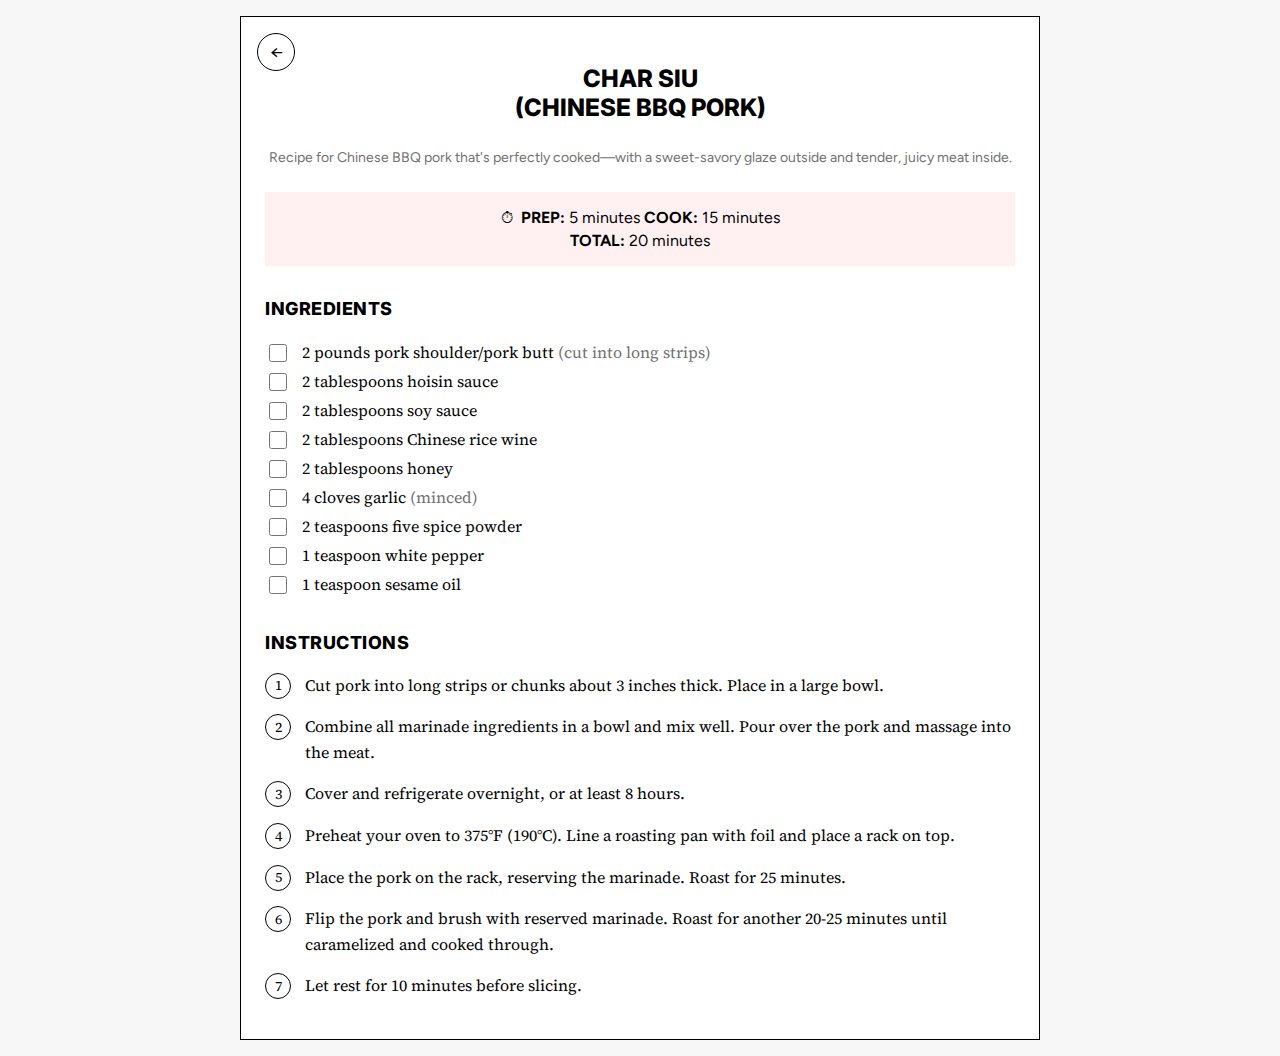
<file: recipes/char-siu.html>
<!DOCTYPE html>
<html lang="en">
<head>
    <meta charset="UTF-8">
    <meta name="viewport" content="width=device-width, initial-scale=1.0, maximum-scale=1.0">
    <title>Char Siu Recipe - Homecook Josh</title>
    <style>
        body {
            margin: 0;
            padding: 0;
            background: #f7f7f7;
            font-family: 'Figtree', sans-serif;
        }

        main {
            padding: 16px;
            max-width: 800px;
            margin: 0 auto;
        }

        .back-button {
            position: absolute;
            top: 16px;
            left: 16px;
            width: 36px;
            height: 36px;
            border-radius: 50%;
            background: white;
            border: 1px solid black;
            display: flex;
            align-items: center;
            justify-content: center;
            cursor: pointer;
            text-decoration: none;
            color: black;
            font-size: 18px;
        }

        .back-button:hover {
            background: #f5f5f5;
        }

        .recipe-article {
            background: white;
            padding: 24px;
            border: 1px solid black;
            position: relative;
            width: 100%;
            box-sizing: border-box;
        }

        .recipe-title {
            font-size: 28px;
            font-weight: 800;
            margin-bottom: 24px;
            text-align: center;
        }

        .recipe-description {
            font-size: 14px;
            line-height: 1.5;
            margin-bottom: 24px;
            text-align: center;
            color: #717171;
        }

        .time-bar {
            background: #fff1f1;
            padding: 16px;
            margin: 24px 0;
            text-align: center;
            width: 100%;
            box-sizing: border-box;
        }

        .time-row {
            margin-bottom: 4px;
        }

        .clock-icon {
            margin-right: 4px;
        }

        .time-bar em {
            font-style: normal;
            font-weight: normal;
        }

        .time-bar strong {
            font-weight: 700;
        }

        .recipe-section {
            margin-top: 32px;
        }

        .section-title {
            font-family: 'Inter', sans-serif;
            font-size: 18px;
            font-weight: 800;
            margin-bottom: 20px;
            text-transform: uppercase;
            letter-spacing: 0.5px;
        }

        .ingredients-list {
            font-family: 'Source Serif Pro', serif;
            list-style: none;
            padding: 0;
            margin: 0;
        }

        .ingredients-list li {
            padding: 3px 0;
            display: flex;
            align-items: flex-start;
            gap: 12px;
            font-size: 16px;
            line-height: 1.3;
        }

        .ingredients-list input[type="checkbox"] {
            margin-top: 2px;
            width: 18px;
            height: 18px;
        }

        .ingredients-list label {
            cursor: pointer;
            flex: 1;
        }

        .ingredients-list em {
            font-style: normal;
            color: #717171;
        }

        .instructions-list {
            font-family: 'Source Serif Pro', serif;
            padding-left: 0;
            list-style: none;
            counter-reset: instructions;
        }

        .instructions-list li {
            position: relative;
            padding-left: 40px;
            margin-bottom: 16px;
            line-height: 1.6;
        }

        .instructions-list li::before {
            counter-increment: instructions;
            content: counter(instructions);
            position: absolute;
            left: 0;
            top: 0;
            width: 24px;
            height: 24px;
            border: 1px solid #000;
            border-radius: 50%;
            display: flex;
            align-items: center;
            justify-content: center;
            font-size: 14px;
        }

        .note {
            color: #717171;
        }

        @media (max-width: 768px) {
            main {
                padding: 16px;
            }

            .recipe-article {
                padding: 16px;
            }

            .recipe-title {
                font-size: 24px;
            }

            .back-button {
                top: 12px;
                left: 12px;
            }

            .recipe-header {
                margin-top: 24px;
            }
        }

        .recipe-header {
            text-align: center;
            margin-bottom: 24px;
            margin-top: 24px;
        }

        .recipe-title {
            font-size: 24px;
            line-height: 1.2;
            font-family: 'Inter', sans-serif;
            font-weight: 800;
        }
    </style>
    <link href="https://fonts.googleapis.com/css2?family=Figtree:wght@400;500;600;700;800&display=swap" rel="stylesheet">
    <link href="https://fonts.googleapis.com/css2?family=Inter:wght@800&family=Source+Serif+Pro:wght@400;600&display=swap" rel="stylesheet">
</head>
<body>
    <main>
        <article class="recipe-article">
            <a href="/homecookjosh/" class="back-button">
                ←
            </a>
            
            <div class="recipe-header">
                <h1 class="recipe-title">CHAR SIU<br>(CHINESE BBQ PORK)</h1>
            </div>

            <p class="recipe-description">Recipe for Chinese BBQ pork that's perfectly cooked—with a sweet-savory glaze outside and tender, juicy meat inside.</p>
            
            <div class="time-bar">
                <div class="time-row">
                    <span class="clock-icon">⏱</span> <strong>PREP:</strong> <em>5 minutes</em> <strong>COOK:</strong> <em>15 minutes</em>
                </div>
                <div class="time-total">
                    <strong>TOTAL:</strong> <em>20 minutes</em>
                </div>
            </div>

            <section class="recipe-section">
                <h2 class="section-title">INGREDIENTS</h2>
                <ul class="ingredients-list">
                    <li>
                        <input type="checkbox" id="ing1">
                        <label for="ing1">2 pounds pork shoulder/pork butt <span class="note">(cut into long strips)</span></label>
                    </li>
                    <li>
                        <input type="checkbox" id="ing2">
                        <label for="ing2">2 tablespoons hoisin sauce</label>
                    </li>
                    <li>
                        <input type="checkbox" id="ing3">
                        <label for="ing3">2 tablespoons soy sauce</label>
                    </li>
                    <li>
                        <input type="checkbox" id="ing4">
                        <label for="ing4">2 tablespoons Chinese rice wine</label>
                    </li>
                    <li>
                        <input type="checkbox" id="ing5">
                        <label for="ing5">2 tablespoons honey</label>
                    </li>
                    <li>
                        <input type="checkbox" id="ing6">
                        <label for="ing6">4 cloves garlic <span class="note">(minced)</span></label>
                    </li>
                    <li>
                        <input type="checkbox" id="ing7">
                        <label for="ing7">2 teaspoons five spice powder</label>
                    </li>
                    <li>
                        <input type="checkbox" id="ing8">
                        <label for="ing8">1 teaspoon white pepper</label>
                    </li>
                    <li>
                        <input type="checkbox" id="ing9">
                        <label for="ing9">1 teaspoon sesame oil</label>
                    </li>
                </ul>
            </section>

            <section class="recipe-section">
                <h2 class="section-title">INSTRUCTIONS</h2>
                <ol class="instructions-list">
                    <li>Cut pork into long strips or chunks about 3 inches thick. Place in a large bowl.</li>
                    <li>Combine all marinade ingredients in a bowl and mix well. Pour over the pork and massage into the meat.</li>
                    <li>Cover and refrigerate overnight, or at least 8 hours.</li>
                    <li>Preheat your oven to 375°F (190°C). Line a roasting pan with foil and place a rack on top.</li>
                    <li>Place the pork on the rack, reserving the marinade. Roast for 25 minutes.</li>
                    <li>Flip the pork and brush with reserved marinade. Roast for another 20-25 minutes until caramelized and cooked through.</li>
                    <li>Let rest for 10 minutes before slicing.</li>
                </ol>
            </section>
        </article>
    </main>
</body>
</html>
</file>
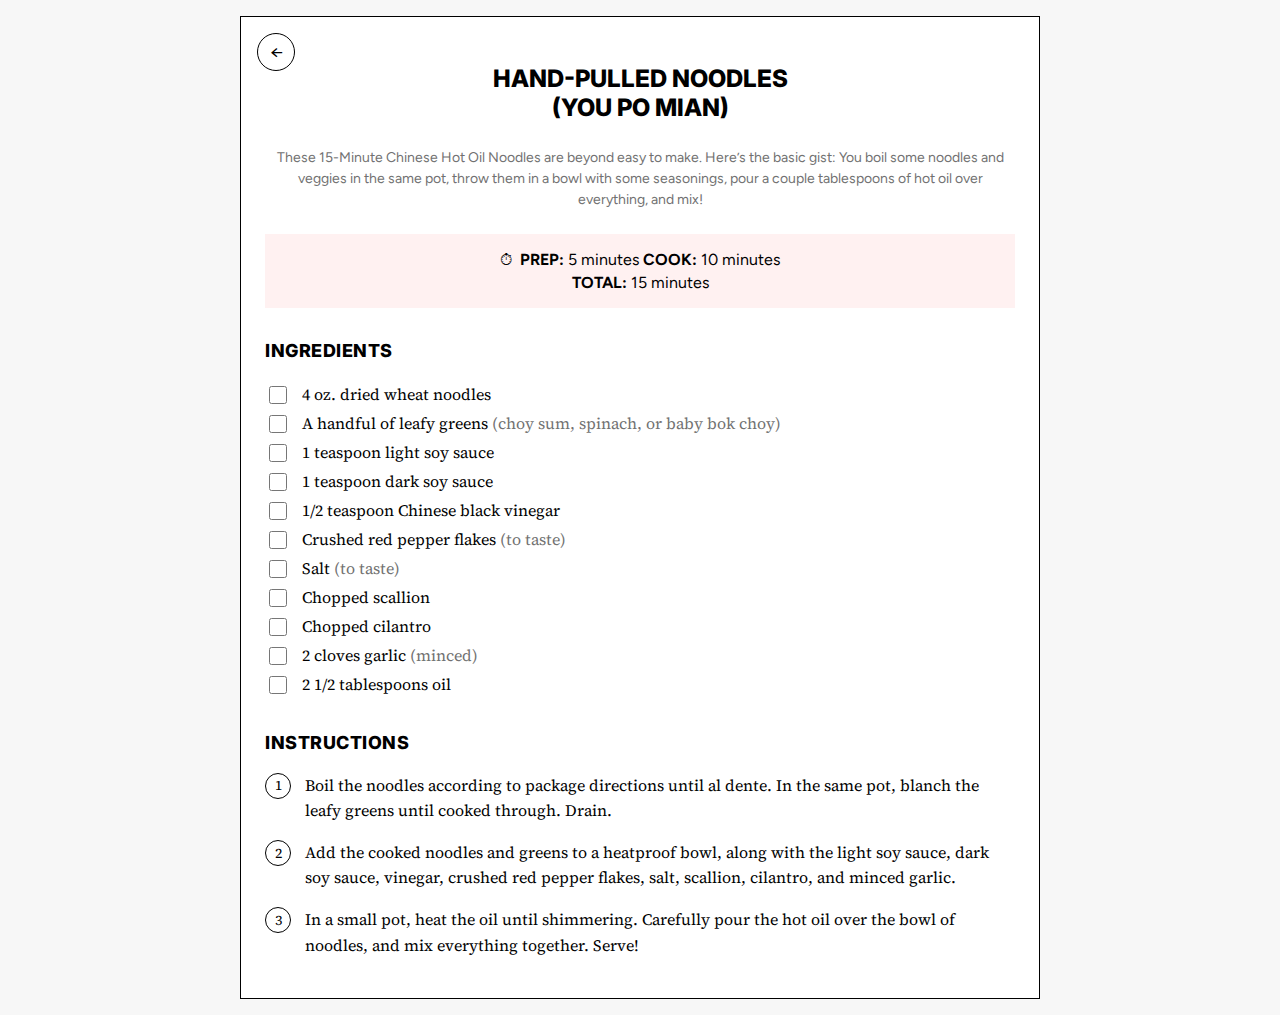
<file: recipes/hand-pulled-noodles.html>
<!DOCTYPE html>
<html lang="en">
<head>
    <meta charset="UTF-8">
    <meta name="viewport" content="width=device-width, initial-scale=1.0, maximum-scale=1.0">
    <title>Hand-pulled noodles Recipe - Homecook Josh</title>
    <style>
        body {
            margin: 0;
            padding: 0;
            background: #f7f7f7;
            font-family: 'Figtree', sans-serif;
        }

        main {
            padding: 16px;
            max-width: 800px;
            margin: 0 auto;
        }

        .back-button {
            position: absolute;
            top: 16px;
            left: 16px;
            width: 36px;
            height: 36px;
            border-radius: 50%;
            background: white;
            border: 1px solid black;
            display: flex;
            align-items: center;
            justify-content: center;
            cursor: pointer;
            text-decoration: none;
            color: black;
            font-size: 18px;
        }

        .back-button:hover {
            background: #f5f5f5;
        }

        .recipe-article {
            background: white;
            padding: 24px;
            border: 1px solid black;
            position: relative;
            width: 100%;
            box-sizing: border-box;
        }

        .recipe-title {
            font-size: 28px;
            font-weight: 800;
            margin-bottom: 24px;
            text-align: center;
        }

        .recipe-description {
            font-size: 14px;
            line-height: 1.5;
            margin-bottom: 24px;
            text-align: center;
            color: #717171;
        }

        .time-bar {
            background: #fff1f1;
            padding: 16px;
            margin: 24px 0;
            text-align: center;
            width: 100%;
            box-sizing: border-box;
        }

        .time-row {
            margin-bottom: 4px;
        }

        .clock-icon {
            margin-right: 4px;
        }

        .time-bar em {
            font-style: normal;
            font-weight: normal;
        }

        .time-bar strong {
            font-weight: 700;
        }

        .recipe-section {
            margin-top: 32px;
        }

        .section-title {
            font-family: 'Inter', sans-serif;
            font-size: 18px;
            font-weight: 800;
            margin-bottom: 20px;
            text-transform: uppercase;
            letter-spacing: 0.5px;
        }

        .ingredients-list {
            font-family: 'Source Serif Pro', serif;
            list-style: none;
            padding: 0;
            margin: 0;
        }

        .ingredients-list li {
            padding: 3px 0;
            display: flex;
            align-items: flex-start;
            gap: 12px;
            font-size: 16px;
            line-height: 1.3;
        }

        .ingredients-list input[type="checkbox"] {
            margin-top: 2px;
            width: 18px;
            height: 18px;
        }

        .ingredients-list label {
            cursor: pointer;
            flex: 1;
        }

        .ingredients-list em {
            font-style: normal;
            color: #717171;
        }

        .instructions-list {
            font-family: 'Source Serif Pro', serif;
            padding-left: 0;
            list-style: none;
            counter-reset: instructions;
        }

        .instructions-list li {
            position: relative;
            padding-left: 40px;
            margin-bottom: 16px;
            line-height: 1.6;
        }

        .instructions-list li::before {
            counter-increment: instructions;
            content: counter(instructions);
            position: absolute;
            left: 0;
            top: 0;
            width: 24px;
            height: 24px;
            border: 1px solid #000;
            border-radius: 50%;
            display: flex;
            align-items: center;
            justify-content: center;
            font-size: 14px;
        }

        .note {
            color: #717171;
        }

        @media (max-width: 768px) {
            main {
                padding: 16px;
            }

            .recipe-article {
                padding: 16px;
            }

            .recipe-title {
                font-size: 24px;
            }

            .back-button {
                top: 12px;
                left: 12px;
            }

            .recipe-header {
                margin-top: 24px;
            }
        }

        .recipe-header {
            text-align: center;
            margin-bottom: 24px;
            margin-top: 24px;
        }

        .recipe-title {
            font-size: 24px;
            line-height: 1.2;
            font-family: 'Inter', sans-serif;
            font-weight: 800;
        }
    </style>
    <link href="https://fonts.googleapis.com/css2?family=Figtree:wght@400;500;600;700;800&display=swap" rel="stylesheet">
    <link href="https://fonts.googleapis.com/css2?family=Inter:wght@800&family=Source+Serif+Pro:wght@400;600&display=swap" rel="stylesheet">
</head>
<body>
    <main>
        <article class="recipe-article">
            <a href="../.." class="back-button">
                ←
            </a>
            
            <div class="recipe-header">
                <h1 class="recipe-title">HAND-PULLED NOODLES<br>(YOU PO MIAN)</h1>
            </div>

            <p class="recipe-description">These 15-Minute Chinese Hot Oil Noodles are beyond easy to make. Here’s the basic gist: You boil some noodles and veggies in the same pot, throw them in a bowl with some seasonings,  pour a couple tablespoons of hot oil over everything, and mix!</p>
            
            <div class="time-bar">
                <div class="time-row">
                    <span class="clock-icon">⏱</span> <strong>PREP:</strong> <em>5 minutes</em> <strong>COOK:</strong> <em>10 minutes</em>
                </div>
                <div class="time-total">
                    <strong>TOTAL:</strong> <em>15 minutes</em>
                </div>
            </div>

            <section class="recipe-section">
                <h2 class="section-title">INGREDIENTS</h2>
                <ul class="ingredients-list">
                    <li>
                        <input type="checkbox" id="ing1">
                        <label for="ing1">4 oz. dried wheat noodles</label>
                    </li>
                    <li>
                        <input type="checkbox" id="ing2">
                        <label for="ing2">A handful of leafy greens <span class="note">(choy sum, spinach, or baby bok choy)</span></label>
                    </li>
                    <li>
                        <input type="checkbox" id="ing3">
                        <label for="ing3">1 teaspoon light soy sauce</label>
                    </li>
                    <li>
                        <input type="checkbox" id="ing4">
                        <label for="ing4">1 teaspoon dark soy sauce</label>
                    </li>
                    <li>
                        <input type="checkbox" id="ing5">
                        <label for="ing5">1/2 teaspoon Chinese black vinegar</label>
                    </li>
                    <li>
                        <input type="checkbox" id="ing6">
                        <label for="ing6">Crushed red pepper flakes <span class="note">(to taste)</span></label>
                    </li>
                    <li>
                        <input type="checkbox" id="ing7">
                        <label for="ing7">Salt <span class="note">(to taste)</span></label>
                    </li>
                    <li>
                        <input type="checkbox" id="ing8">
                        <label for="ing8">Chopped scallion</label>
                    </li>
                    <li>
                        <input type="checkbox" id="ing9">
                        <label for="ing9">Chopped cilantro</label>
                    </li>
                    <li>
                        <input type="checkbox" id="ing10">
                        <label for="ing10">2 cloves garlic <span class="note">(minced)</span></label>
                    </li>
                    <li>
                        <input type="checkbox" id="ing11">
                        <label for="ing11">2 1/2 tablespoons oil</label>
                    </li>
                </ul>
            </section>

            <section class="recipe-section">
                <h2 class="section-title">INSTRUCTIONS</h2>
                <ol class="instructions-list">
                    <li>Boil the noodles according to package directions until al dente. In the same pot, blanch the leafy greens until cooked through. Drain.</li>
                    <li>Add the cooked noodles and greens to a heatproof bowl, along with the light soy sauce, dark soy sauce, vinegar, crushed red pepper flakes, salt, scallion, cilantro, and minced garlic.</li>
                    <li>In a small pot, heat the oil until shimmering. Carefully pour the hot oil over the bowl of noodles, and mix everything together. Serve!</li>
                </ol>
            </section>
        </article>
    </main>
</body>
</html>
</file>
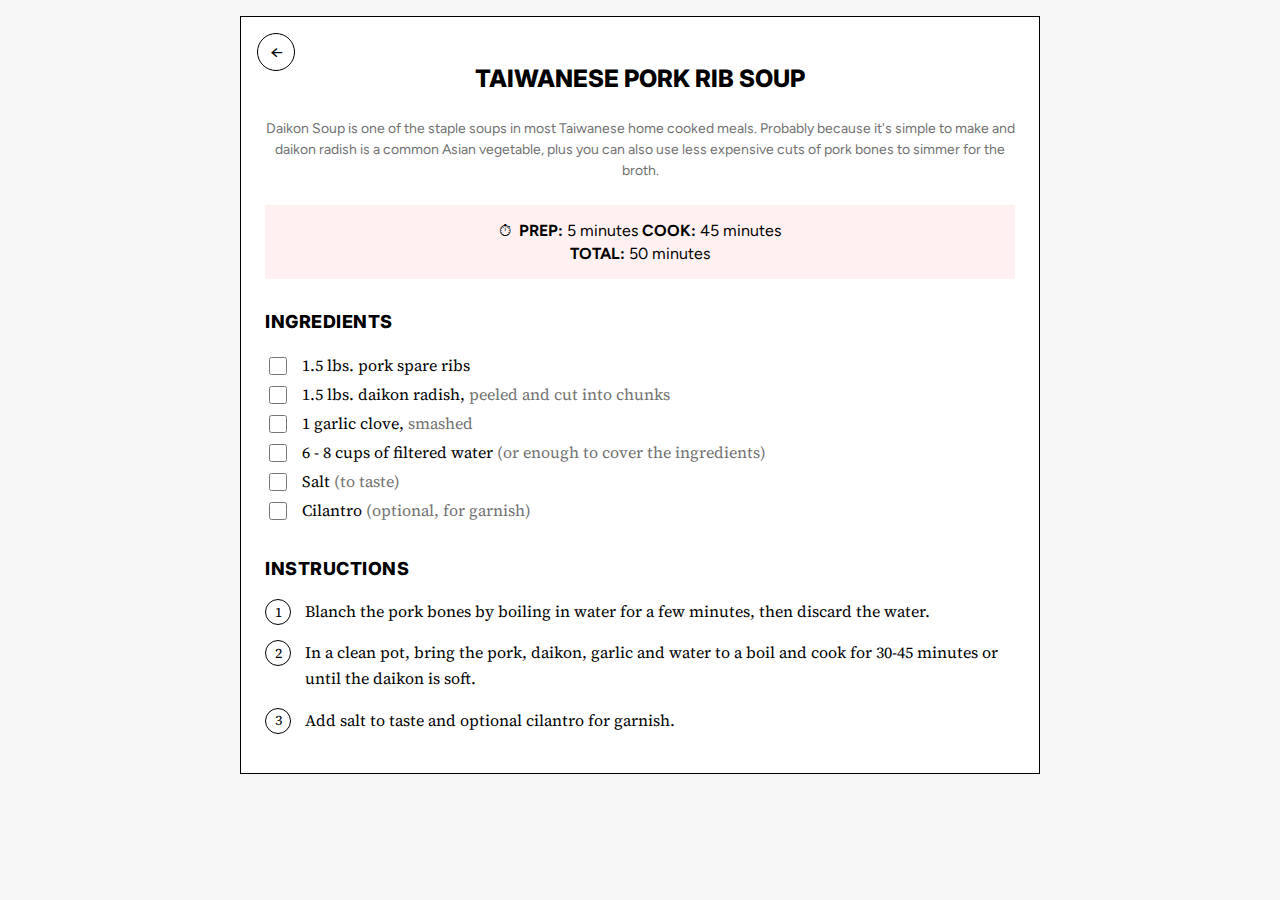
<file: recipes/pork-rib-soup.html>
<!DOCTYPE html>
<html lang="en">
<head>
    <meta charset="UTF-8">
    <meta name="viewport" content="width=device-width, initial-scale=1.0, maximum-scale=1.0">
    <title>Taiwanese Pork Rib Soup Recipe - Homecook Josh</title>
    <style>
        body {
            margin: 0;
            padding: 0;
            background: #f7f7f7;
            font-family: 'Figtree', sans-serif;
        }

        main {
            padding: 16px;
            max-width: 800px;
            margin: 0 auto;
        }

        .back-button {
            position: absolute;
            top: 16px;
            left: 16px;
            width: 36px;
            height: 36px;
            border-radius: 50%;
            background: white;
            border: 1px solid black;
            display: flex;
            align-items: center;
            justify-content: center;
            cursor: pointer;
            text-decoration: none;
            color: black;
            font-size: 18px;
        }

        .back-button:hover {
            background: #f5f5f5;
        }

        .recipe-article {
            background: white;
            padding: 24px;
            border: 1px solid black;
            position: relative;
            width: 100%;
            box-sizing: border-box;
        }

        .recipe-title {
            font-size: 28px;
            font-weight: 800;
            margin-bottom: 24px;
            text-align: center;
        }

        .recipe-description {
            font-size: 14px;
            line-height: 1.5;
            margin-bottom: 24px;
            text-align: center;
            color: #717171;
        }

        .time-bar {
            background: #fff1f1;
            padding: 16px;
            margin: 24px 0;
            text-align: center;
            width: 100%;
            box-sizing: border-box;
        }

        .time-row {
            margin-bottom: 4px;
        }

        .clock-icon {
            margin-right: 4px;
        }

        .time-bar em {
            font-style: normal;
            font-weight: normal;
        }

        .time-bar strong {
            font-weight: 700;
        }

        .recipe-section {
            margin-top: 32px;
        }

        .section-title {
            font-family: 'Inter', sans-serif;
            font-size: 18px;
            font-weight: 800;
            margin-bottom: 20px;
            text-transform: uppercase;
            letter-spacing: 0.5px;
        }

        .ingredients-list {
            font-family: 'Source Serif Pro', serif;
            list-style: none;
            padding: 0;
            margin: 0;
        }

        .ingredients-list li {
            padding: 3px 0;
            display: flex;
            align-items: flex-start;
            gap: 12px;
            font-size: 16px;
            line-height: 1.3;
        }

        .ingredients-list input[type="checkbox"] {
            margin-top: 2px;
            width: 18px;
            height: 18px;
        }

        .ingredients-list label {
            cursor: pointer;
            flex: 1;
        }

        .ingredients-list em {
            font-style: normal;
            color: #717171;
        }

        .instructions-list {
            font-family: 'Source Serif Pro', serif;
            padding-left: 0;
            list-style: none;
            counter-reset: instructions;
        }

        .instructions-list li {
            position: relative;
            padding-left: 40px;
            margin-bottom: 16px;
            line-height: 1.6;
        }

        .instructions-list li::before {
            counter-increment: instructions;
            content: counter(instructions);
            position: absolute;
            left: 0;
            top: 0;
            width: 24px;
            height: 24px;
            border: 1px solid #000;
            border-radius: 50%;
            display: flex;
            align-items: center;
            justify-content: center;
            font-size: 14px;
        }

        .note {
            color: #717171;
        }

        @media (max-width: 768px) {
            main {
                padding: 16px;
            }

            .recipe-article {
                padding: 16px;
            }

            .recipe-title {
                font-size: 24px;
            }

            .back-button {
                top: 12px;
                left: 12px;
            }

            .recipe-header {
                margin-top: 24px;
            }
        }

        .recipe-header {
            text-align: center;
            margin-bottom: 24px;
            margin-top: 24px;
        }

        .recipe-title {
            font-size: 24px;
            line-height: 1.2;
            font-family: 'Inter', sans-serif;
            font-weight: 800;
        }
    </style>
    <link href="https://fonts.googleapis.com/css2?family=Figtree:wght@400;500;600;700;800&display=swap" rel="stylesheet">
    <link href="https://fonts.googleapis.com/css2?family=Inter:wght@800&family=Source+Serif+Pro:wght@400;600&display=swap" rel="stylesheet">
</head>
<body>
    <main>
        <article class="recipe-article">
            <a href="../.." class="back-button">
                ←
            </a>
            
            <div class="recipe-header">
                <h1 class="recipe-title">TAIWANESE PORK RIB SOUP</h1>
            </div>

            <p class="recipe-description">Daikon Soup is one of the staple soups in most Taiwanese home cooked meals.  Probably because it's simple to make and daikon radish is a common Asian vegetable, plus you can also use less expensive cuts of pork bones to simmer for the broth.</p>
            
            <div class="time-bar">
                <div class="time-row">
                    <span class="clock-icon">⏱</span> <strong>PREP:</strong> <em>5 minutes</em> <strong>COOK:</strong> <em>45 minutes</em>
                </div>
                <div class="time-total">
                    <strong>TOTAL:</strong> <em>50 minutes</em>
                </div>
            </div>

            <section class="recipe-section">
                <h2 class="section-title">INGREDIENTS</h2>
                <ul class="ingredients-list">
                    <li>
                        <input type="checkbox" id="ing1">
                        <label for="ing1">1.5 lbs. pork spare ribs</label>
                    </li>
                    <li>
                        <input type="checkbox" id="ing2">
                        <label for="ing2">1.5 lbs. daikon radish, <span class="note">peeled and cut into chunks</span></label>
                    </li>
                    <li>
                        <input type="checkbox" id="ing3">
                        <label for="ing3">1 garlic clove, <span class="note">smashed</span></label>
                    </li>
                    <li>
                        <input type="checkbox" id="ing4">
                        <label for="ing4">6 - 8 cups of filtered water <span class="note">(or enough to cover the ingredients)</span></label>
                    </li>
                    <li>
                        <input type="checkbox" id="ing5">
                        <label for="ing5">Salt <span class="note">(to taste)</span></label>
                    </li>
                    <li>
                        <input type="checkbox" id="ing6">
                        <label for="ing6">Cilantro <span class="note">(optional, for garnish)</span></label>
                    </li>
                </ul>
            </section>

            <section class="recipe-section">
                <h2 class="section-title">INSTRUCTIONS</h2>
                <ol class="instructions-list">
                    <li>Blanch the pork bones by boiling in water for a few minutes, then discard the water.</li>
                    
                    <li>In a clean pot, bring the pork, daikon, garlic and water to a boil and cook for 30-45 minutes or until the daikon is soft.</li>
                    
                    <li>Add salt to taste and optional cilantro for garnish.</li>
                </ol>
            </section>
        </article>
    </main>
</body>
</html>
</file>
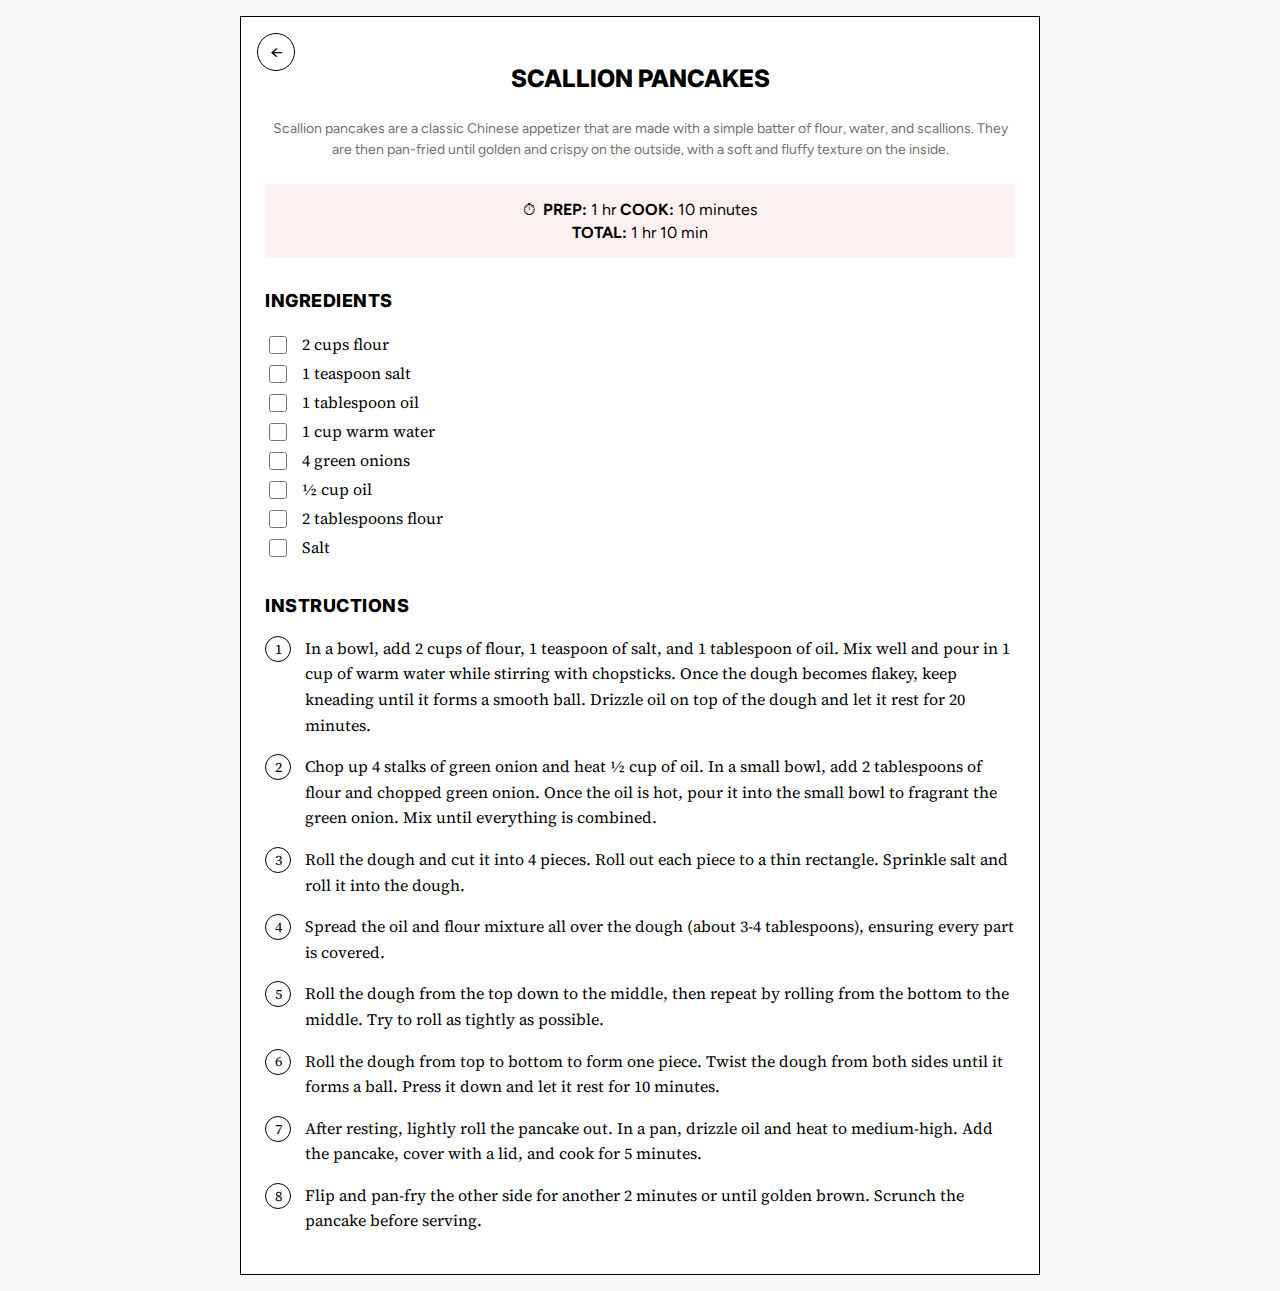
<file: recipes/scallion-pancakes.html>
<!DOCTYPE html>
<html lang="en">
<head>
    <meta charset="UTF-8">
    <meta name="viewport" content="width=device-width, initial-scale=1.0, maximum-scale=1.0">
    <title>Scallion pancakes Recipe - Homecook Josh</title>
    <style>
        body {
            margin: 0;
            padding: 0;
            background: #f7f7f7;
            font-family: 'Figtree', sans-serif;
        }

        main {
            padding: 16px;
            max-width: 800px;
            margin: 0 auto;
        }

        .back-button {
            position: absolute;
            top: 16px;
            left: 16px;
            width: 36px;
            height: 36px;
            border-radius: 50%;
            background: white;
            border: 1px solid black;
            display: flex;
            align-items: center;
            justify-content: center;
            cursor: pointer;
            text-decoration: none;
            color: black;
            font-size: 18px;
        }

        .back-button:hover {
            background: #f5f5f5;
        }

        .recipe-article {
            background: white;
            padding: 24px;
            border: 1px solid black;
            position: relative;
            width: 100%;
            box-sizing: border-box;
        }

        .recipe-title {
            font-size: 28px;
            font-weight: 800;
            margin-bottom: 24px;
            text-align: center;
        }

        .recipe-description {
            font-size: 14px;
            line-height: 1.5;
            margin-bottom: 24px;
            text-align: center;
            color: #717171;
        }

        .time-bar {
            background: #fff1f1;
            padding: 16px;
            margin: 24px 0;
            text-align: center;
            width: 100%;
            box-sizing: border-box;
        }

        .time-row {
            margin-bottom: 4px;
        }

        .clock-icon {
            margin-right: 4px;
        }

        .time-bar em {
            font-style: normal;
            font-weight: normal;
        }

        .time-bar strong {
            font-weight: 700;
        }

        .recipe-section {
            margin-top: 32px;
        }

        .section-title {
            font-family: 'Inter', sans-serif;
            font-size: 18px;
            font-weight: 800;
            margin-bottom: 20px;
            text-transform: uppercase;
            letter-spacing: 0.5px;
        }

        .ingredients-list {
            font-family: 'Source Serif Pro', serif;
            list-style: none;
            padding: 0;
            margin: 0;
        }

        .ingredients-list li {
            padding: 3px 0;
            display: flex;
            align-items: flex-start;
            gap: 12px;
            font-size: 16px;
            line-height: 1.3;
        }

        .ingredients-list input[type="checkbox"] {
            margin-top: 2px;
            width: 18px;
            height: 18px;
        }

        .ingredients-list label {
            cursor: pointer;
            flex: 1;
        }

        .ingredients-list em {
            font-style: normal;
            color: #717171;
        }

        .instructions-list {
            font-family: 'Source Serif Pro', serif;
            padding-left: 0;
            list-style: none;
            counter-reset: instructions;
        }

        .instructions-list li {
            position: relative;
            padding-left: 40px;
            margin-bottom: 16px;
            line-height: 1.6;
        }

        .instructions-list li::before {
            counter-increment: instructions;
            content: counter(instructions);
            position: absolute;
            left: 0;
            top: 0;
            width: 24px;
            height: 24px;
            border: 1px solid #000;
            border-radius: 50%;
            display: flex;
            align-items: center;
            justify-content: center;
            font-size: 14px;
        }

        .note {
            color: #717171;
        }

        @media (max-width: 768px) {
            main {
                padding: 16px;
            }

            .recipe-article {
                padding: 16px;
            }

            .recipe-title {
                font-size: 24px;
            }

            .back-button {
                top: 12px;
                left: 12px;
            }

            .recipe-header {
                margin-top: 24px;
            }
        }

        .recipe-header {
            text-align: center;
            margin-bottom: 24px;
            margin-top: 24px;
        }

        .recipe-title {
            font-size: 24px;
            line-height: 1.2;
            font-family: 'Inter', sans-serif;
            font-weight: 800;
        }
    </style>
    <link href="https://fonts.googleapis.com/css2?family=Figtree:wght@400;500;600;700;800&display=swap" rel="stylesheet">
    <link href="https://fonts.googleapis.com/css2?family=Inter:wght@800&family=Source+Serif+Pro:wght@400;600&display=swap" rel="stylesheet">
</head>
<body>
    <main>
        <article class="recipe-article">
            <a href="../.." class="back-button">
                ←
            </a>
            
            <div class="recipe-header">
                <h1 class="recipe-title">SCALLION PANCAKES</h1>
            </div>

            <p class="recipe-description">Scallion pancakes are a classic Chinese appetizer that are made with a simple batter of flour, water, and scallions. They are then pan-fried until golden and crispy on the outside, with a soft and fluffy texture on the inside.</p>
            
            <div class="time-bar">
                <div class="time-row">
                    <span class="clock-icon">⏱</span> <strong>PREP:</strong> <em>1 hr</em> <strong>COOK:</strong> <em>10 minutes</em>
                </div>
                <div class="time-total">
                    <strong>TOTAL:</strong> <em>1 hr 10 min</em>
                </div>
            </div>

            <section class="recipe-section">
                <h2 class="section-title">INGREDIENTS</h2>
                <ul class="ingredients-list">
                    <li>
                        <input type="checkbox" id="ing1">
                        <label for="ing1">2 cups flour</label>
                    </li>
                    <li>
                        <input type="checkbox" id="ing2">
                        <label for="ing2">1 teaspoon salt</label>
                    </li>
                    <li>
                        <input type="checkbox" id="ing3">
                        <label for="ing3">1 tablespoon oil</label>
                    </li>
                    <li>
                        <input type="checkbox" id="ing4">
                        <label for="ing4">1 cup warm water</label>
                    </li>
                    <li>
                        <input type="checkbox" id="ing5">
                        <label for="ing5">4 green onions</label>
                    </li>
                    <li>
                        <input type="checkbox" id="ing6">
                        <label for="ing6">½ cup oil</label>
                    </li>
                    <li>
                        <input type="checkbox" id="ing7">
                        <label for="ing7">2 tablespoons flour</label>
                    </li>
                    <li>
                        <input type="checkbox" id="ing8">
                        <label for="ing8">Salt</label>
                    </li>
                </ul>
            </section>

            <section class="recipe-section">
                <h2 class="section-title">INSTRUCTIONS</h2>
                <ol class="instructions-list">
                    <li>In a bowl, add 2 cups of flour, 1 teaspoon of salt, and 1 tablespoon of oil. Mix well and pour in 1 cup of warm water while stirring with chopsticks. Once the dough becomes flakey, keep kneading until it forms a smooth ball. Drizzle oil on top of the dough and let it rest for 20 minutes.</li>
                    
                    <li>Chop up 4 stalks of green onion and heat ½ cup of oil. In a small bowl, add 2 tablespoons of flour and chopped green onion. Once the oil is hot, pour it into the small bowl to fragrant the green onion. Mix until everything is combined.</li>
                    
                    <li>Roll the dough and cut it into 4 pieces. Roll out each piece to a thin rectangle. Sprinkle salt and roll it into the dough.</li>
                    
                    <li>Spread the oil and flour mixture all over the dough (about 3-4 tablespoons), ensuring every part is covered.</li>
                    
                    <li>Roll the dough from the top down to the middle, then repeat by rolling from the bottom to the middle. Try to roll as tightly as possible.</li>
                    
                    <li>Roll the dough from top to bottom to form one piece. Twist the dough from both sides until it forms a ball. Press it down and let it rest for 10 minutes.</li>
                    
                    <li>After resting, lightly roll the pancake out. In a pan, drizzle oil and heat to medium-high. Add the pancake, cover with a lid, and cook for 5 minutes.</li>
                    
                    <li>Flip and pan-fry the other side for another 2 minutes or until golden brown. Scrunch the pancake before serving.</li>
                </ol>
            </section>
        </article>
    </main>
</body>
</html>
</file>
